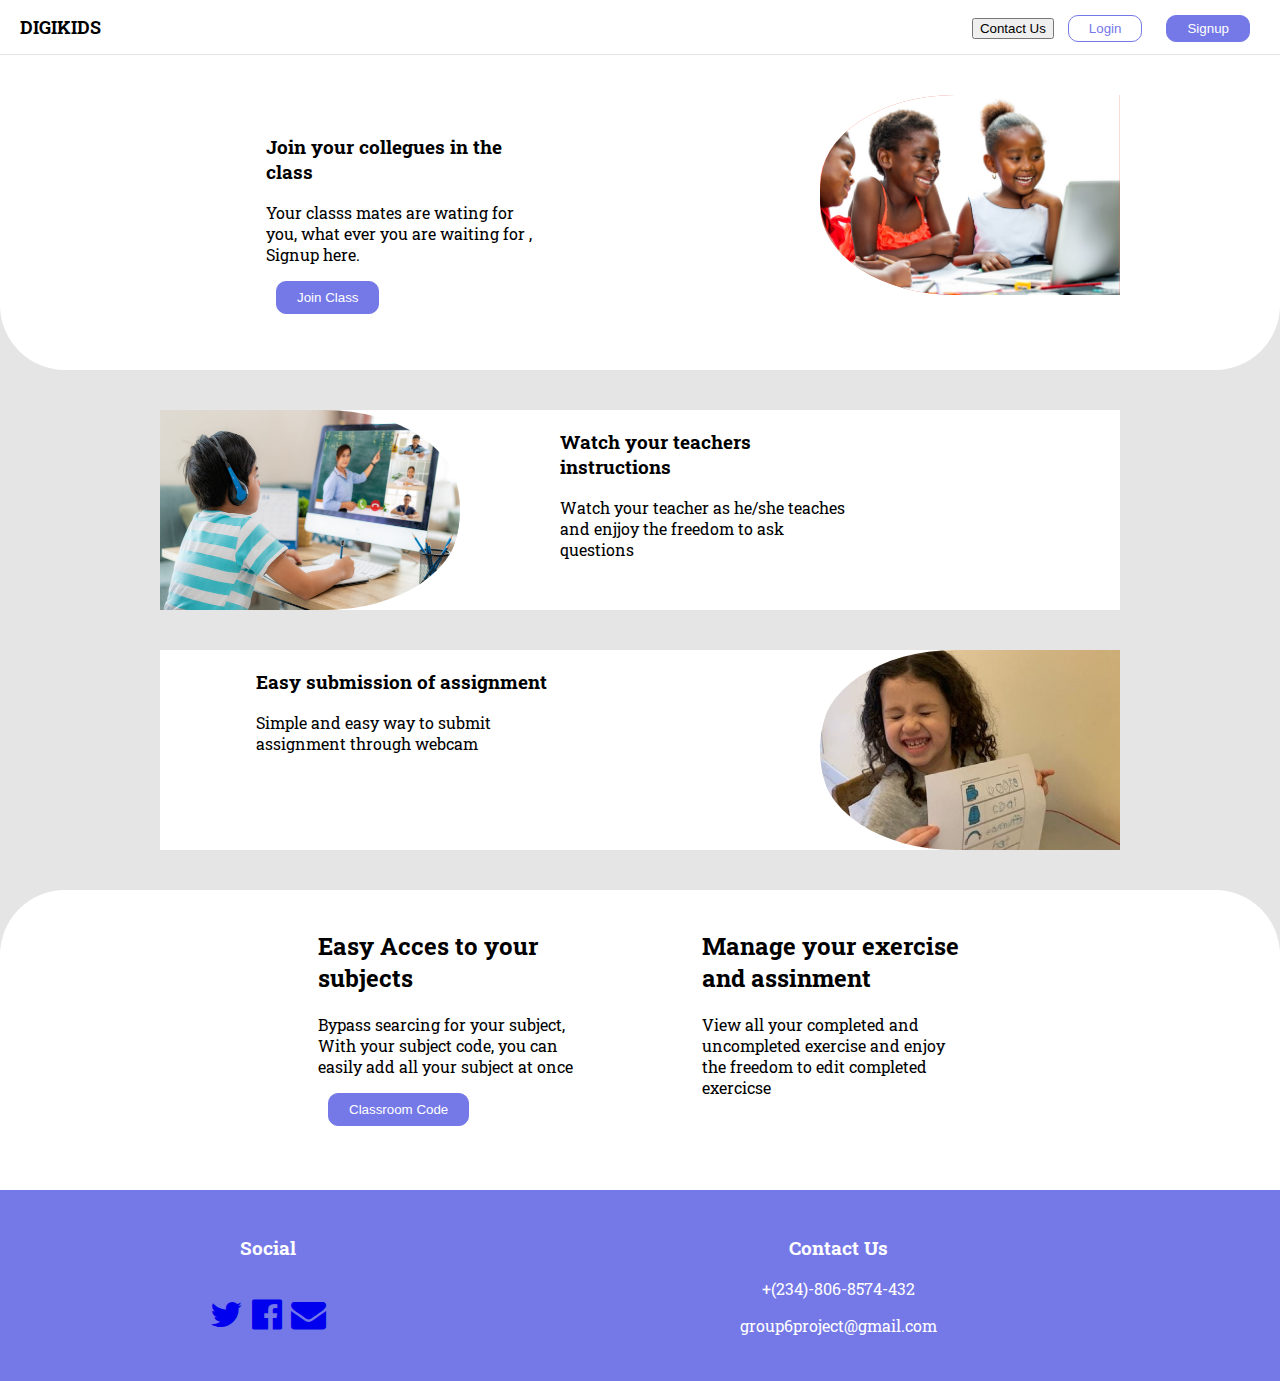
<file: index.html>
<!DOCTYPE html>
<html lang="en">

<head>
    <meta charset="UTF-8">
    <meta http-equiv="X-UA-Compatible" content="IE=edge">
    <meta name="viewport" content="width=device-width, initial-scale=1.0">
    <meta http-equiv="refresh" content="4" URL='https://google.com' />
    <title>Digikids-App</title>
    <link rel="stylesheet" href="https://cdnjs.cloudflare.com/ajax/libs/font-awesome/4.7.0/css/font-awesome.min.css">
    <link rel="preconnect" href="https://fonts.gstatic.com">
    <link href="https://fonts.googleapis.com/css2?family=Roboto+Slab:wght@300&display=swap" rel="stylesheet">
    <link rel="stylesheet" href="css/main.css">
</head>

<body>
    <!-- Header starts here -->
    <div class="header">
        <div class="head">
            <div class="text_holder">digikids</div>
            <div class="button_fields">
                <a href="contactus.html"><button class="cbutton">Contact Us</button></a>
                <a href="login.html"><button class="fbutton">Login</button></a>
                <a href="signup.html"><button class="sbutton">Signup</button></a>
            </div>
        </div>
        <div class="headerpart">
            <div class="nice_text">
                <h3>Join your collegues in the class</h3>
                <p>Your classs mates are wating for you, what ever you are waiting for , Signup here.</p>
                <a href="lecture.html"><button class="nice_text_button">Join Class</button></a>
            </div>
            <div class="img_box">
                <img src="images/Children learning online 1.png" loading="lazy" alt="Child Pic" width="200" height="200">
            </div>
        </div>
    </div>
    <!-- Header ends here -->

    <!-- content starts here -->
    <div class="content_holder">
                    <div class="content_child1">
                        <div class="img_child1">
                            <img src="images/mdn_blog_online-learning.png" loading="lazy" alt="Child Pic" width="200" height="200">
                        </div>
                        <div class="text_child1">
                            <h3>Watch your teachers instructions</h3>
                            <p>Watch your teacher as he/she teaches and enjjoy the freedom to ask questions</p>
                        </div>
                    </div>  

                    <div class="content_child2">
                        <div class="text_child2">
                            <h3>Easy submission of assignment</h3>
                            <p>Simple and easy way to submit assignment through webcam</p>
                        </div>
                        <div class="img_child2">
                            <img src="images/Mask Group.png" loading="lazy" alt="Child Pic" width="200" height="200">
                        </div>
                    </div>  
    </div>
    <!-- content ends here -->

    <!-- Footer starts here -->
    <div class="footer_top">
        <div class="child">
        <div class="footer_child">
            <h2>Easy Acces to your subjects</h2>
            <p>Bypass searcing for your subject, With your subject code, you can easily add all your subject at once</p>
            <button class="nice_text_button">Classroom Code</button>
        </div>
        <div class="footer_child">
            <h2>Manage your exercise and assinment</h2>
            <p>View all your completed and uncompleted exercise and enjoy the freedom to edit completed exercicse</p>
        </div>
        </div>
    </div>
    <div class="footer_bottom">
    <div class="footer_text1">
            <h3>Social</h3>
            <div class="icon-bar">
               <a href="#"><i class="fa fa-twitter"></i></a>
               <a href="#"><i class="fa fa-facebook-official"></i></a>
               <a href="#"><i class="fa fa-envelope"></i></a>
            </div>
            <p> </p> 
        </div>
        <div class="footer_text1">
            <h3>Contact Us</h3>
            <p>+(234)-806-8574-432</p>
            <p>group6project@gmail.com</p>
       
    </div>
    
       <!-- footer end here -->
</body>

</html>
</file>
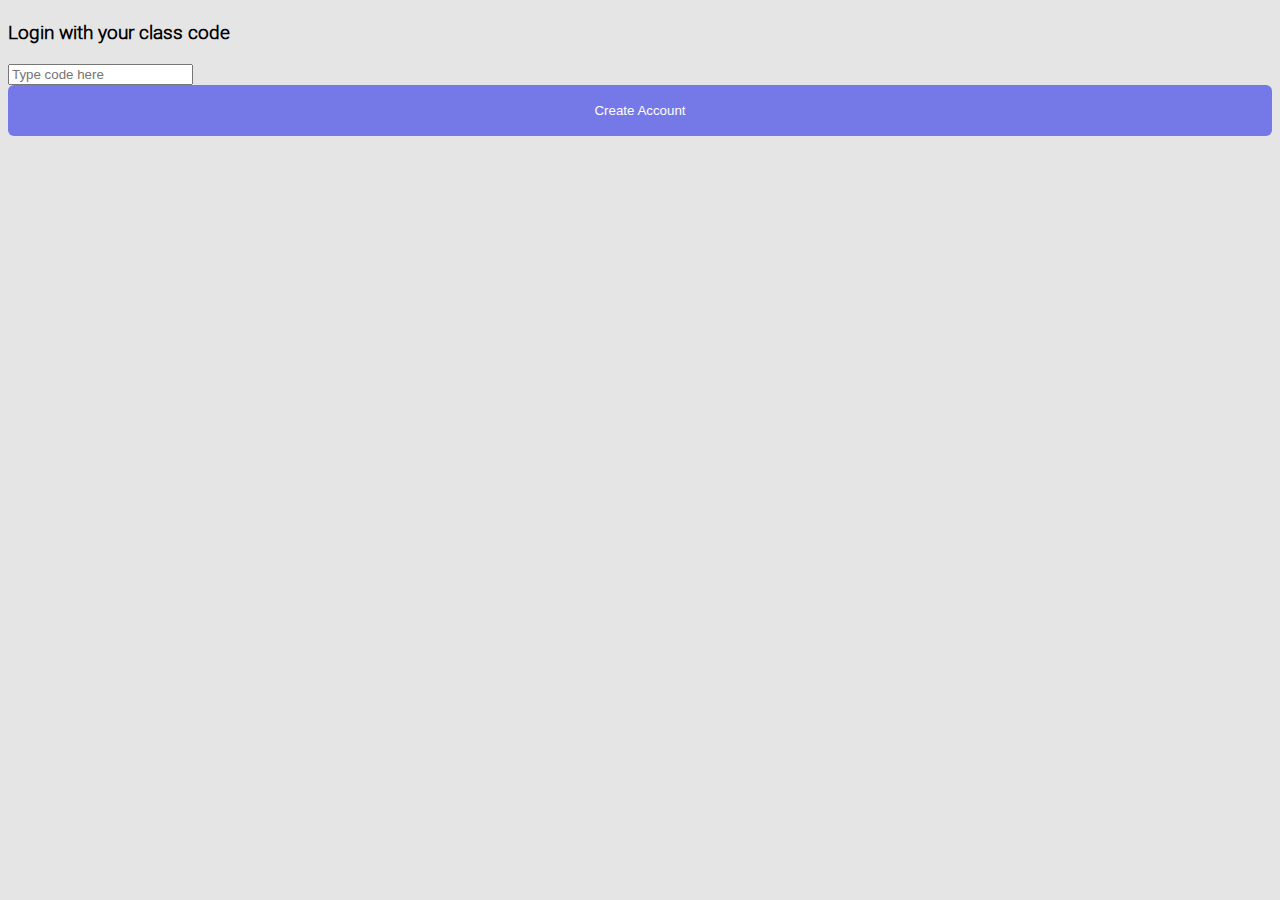
<file: codelogin.html>
<!DOCTYPE html>
<html lang="en">
<head>
    <meta charset="UTF-8">
    <meta http-equiv="X-UA-Compatible" content="IE=edge">
    <meta name="viewport" content="width=device-width, initial-scale=1.0">
    <title>Register</title>
    <link rel="stylesheet" href="font_awesome/css/font-awesome.min.css">
    <link rel="stylesheet" href="css/codelogin.css">
</head>
<body>
    <div class="form_holder">
        <h3>Login with your class code</h3>
        <input type="text" placeholder="Type code here" class="input">
        <button class="form_button2">Create Account</button>

    </div>
    
</body>
</html>
</file>
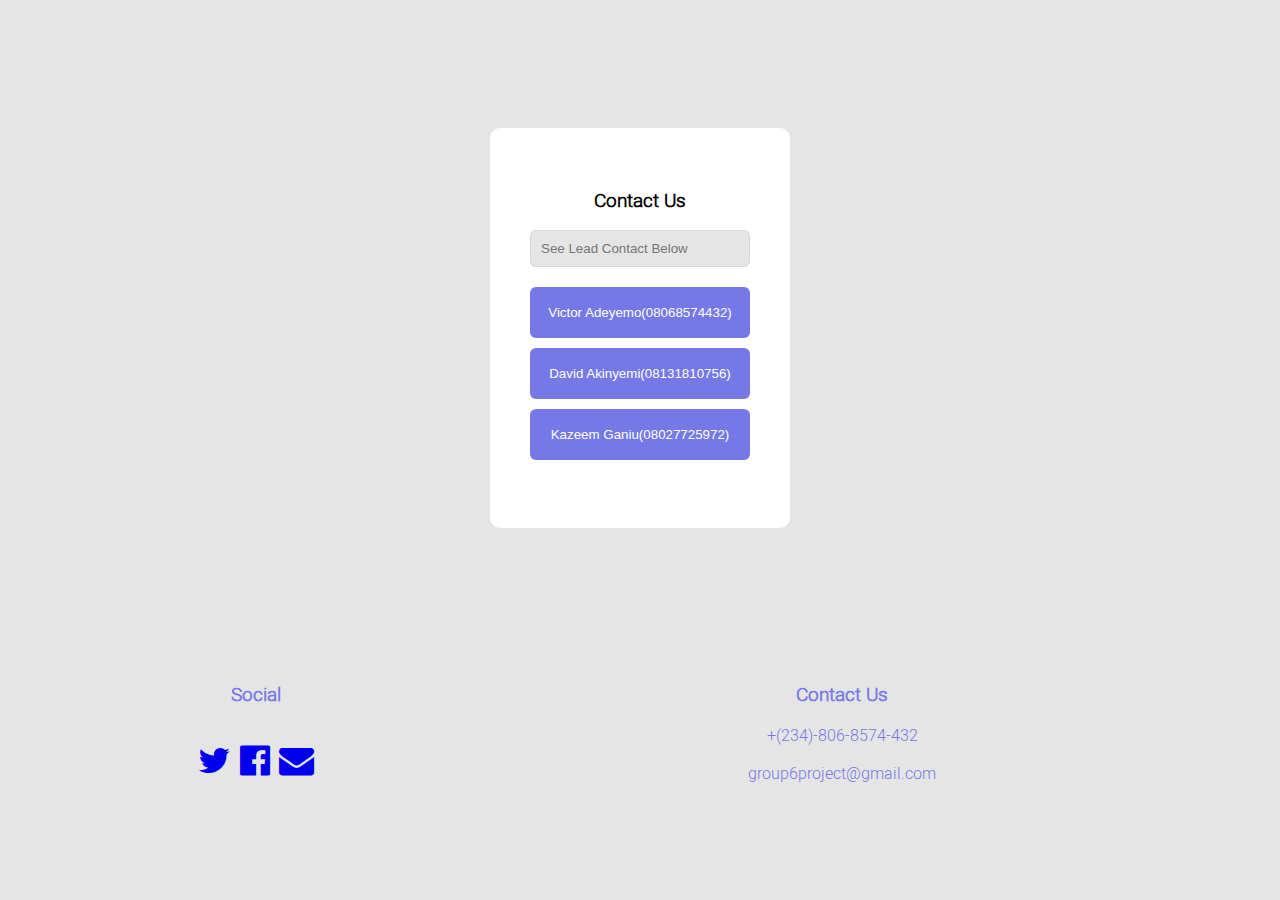
<file: contactus.html>
<!DOCTYPE html>
<html lang="en">
<head>
    <meta charset="UTF-8">
    <meta http-equiv="X-UA-Compatible" content="IE=edge">
    <meta name="viewport" content="width=device-width, initial-scale=1.0">
    <title>Contact Us</title>
    <link rel="stylesheet" href="font_awesome/css/font-awesome.min.css">
    <link rel="stylesheet" href="css/main.css">
    <link rel="stylesheet" href="css/codelogin.css">

</head>
<body>
    <div class="form_holder1">
        <h3>Contact Us</h3>
        <input type="text" placeholder="See Lead Contact Below" class="input1">
        <button class="form_button21">Victor Adeyemo(08068574432)</button>
        <button class="form_button21">David Akinyemi(08131810756)</button>
        <button class="form_button21">Kazeem Ganiu(08027725972)</button>


    </div>
    <div class="footer_text1">
        <h3>Social</h3>
        <div class="icon-bar">
           <a href="#"><i class="fa fa-twitter"></i></a>
           <a href="#"><i class="fa fa-facebook-official"></i></a>
           <a href="#"><i class="fa fa-envelope"></i></a>
        </div>
        <p> </p> 
    </div>
    <div class="footer_text1">
        <h3>Contact Us</h3>
        <p>+(234)-806-8574-432</p>
        <p>group6project@gmail.com</p>
   
</div>
    
</body>
</html>
</file>
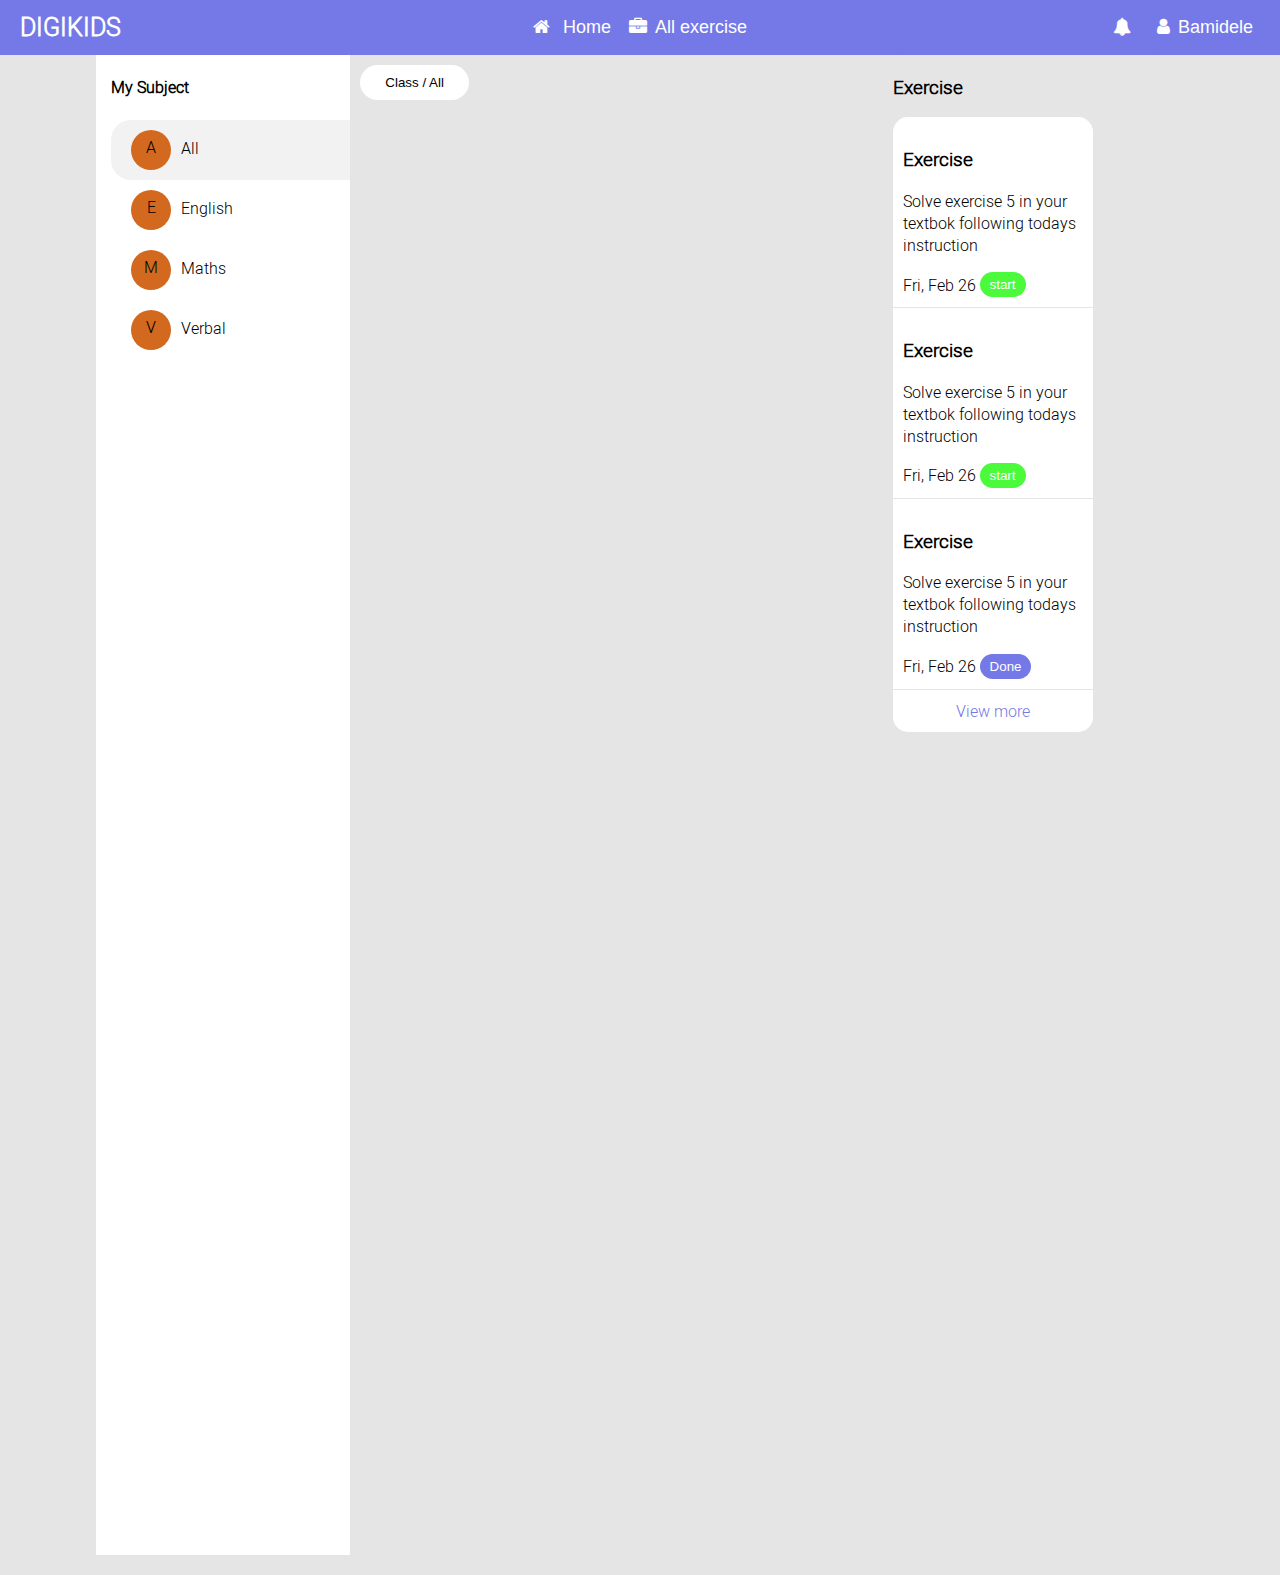
<file: lecture.html>
<!DOCTYPE html>
<html lang="en">
<head>
    <meta charset="UTF-8">
    <meta http-equiv="X-UA-Compatible" content="IE=edge">
    <meta name="viewport" content="width=device-width, initial-scale=1.0">
    <title>Leceture || Home</title>
    <link rel="stylesheet" href="font_awesome/css/font-awesome.min.css">
    <link rel="stylesheet" href="css/lecture.css">
</head>
<body>
    <div class="header">
        <div class="logo_writeup">digikids</div>
        <div class="header_center">
            <a href="index.html"><button><i class="fa fa-home icon" aria-hidden="true"></i> Home</button></a>
            <a href="https://books.google.com.ng/books?id=vTRtDwAAQBAJ&pg=PA331&dq=syllabus+for+primary+school+age+6+to+10&hl=pcm&sa=X&ved=2ahUKEwiGlN2UoIXvAhURTcAKHQjEAuwQ6AEwAHoECAAQAg#v=onepage&q&f=false"><button><i class="fa fa-briefcase icon" aria-hidden="true"></i>All exercise</button></a>
        </div>
        <div class="header_right">
            <a href=""><button><i class="fa fa-bell icon" aria-hidden="true"></i></button></a>
            <a href="index.html"><button><i class="fa fa-user icon" aria-hidden="true"></i>Bamidele</button></a>
        </div>
    </div>
    <div class="content">
        <div class="content_left">
            <div class="content_left_holder">
                <h4>My Subject</h4>
                <div class="subjects all active_sub"><span class="span_circle">A</span>All</div>
                <div class="subjects english"><span class="span_circle">E</span>English</div>
                <div class="subjects maths"><span class="span_circle">M</span>Maths</div>
                <div class="subjects verbal"><span class="span_circle">V</span>Verbal</div>
            </div>
        </div>
        <div class="content_center">
            <button>Class / All</button>
        </div>
        <div class="content_right">
            <div class="content_right_child">
                <h3>Exercise</h3>
                <div class="right_child_holder">
                    <div class="right_child_card">
                        <h3>Exercise</h3>
                        <p>Solve exercise 5 in your textbok following todays instruction</p>
                        <div class="card_base">
                            <div class="base_time inline-block">Fri, Feb 26</div>
                            <button class="base_button inline-block">start</button>
                        </div>
                    </div>
                    <div class="right_child_card">
                        <h3>Exercise</h3>
                        <p>Solve exercise 5 in your textbok following todays instruction</p>
                        <div class="card_base">
                            <div class="base_time inline-block">Fri, Feb 26</div>
                            <button class="base_button inline-block">start</button>
                        </div>
                    </div>
                    <div class="right_child_card">
                        <h3>Exercise</h3>
                        <p>Solve exercise 5 in your textbok following todays instruction</p>
                        <div class="card_base">
                            <div class="base_time inline-block">Fri, Feb 26</div>
                            <button class="base_button inline-block blue">Done</button>
                        </div>
                    </div>
                    <div class="view">
                        View more
                    </div>
                </div>
            </div>
        </div>
        <div class="clear"></div>
    </div>
</body>
</html>
</file>
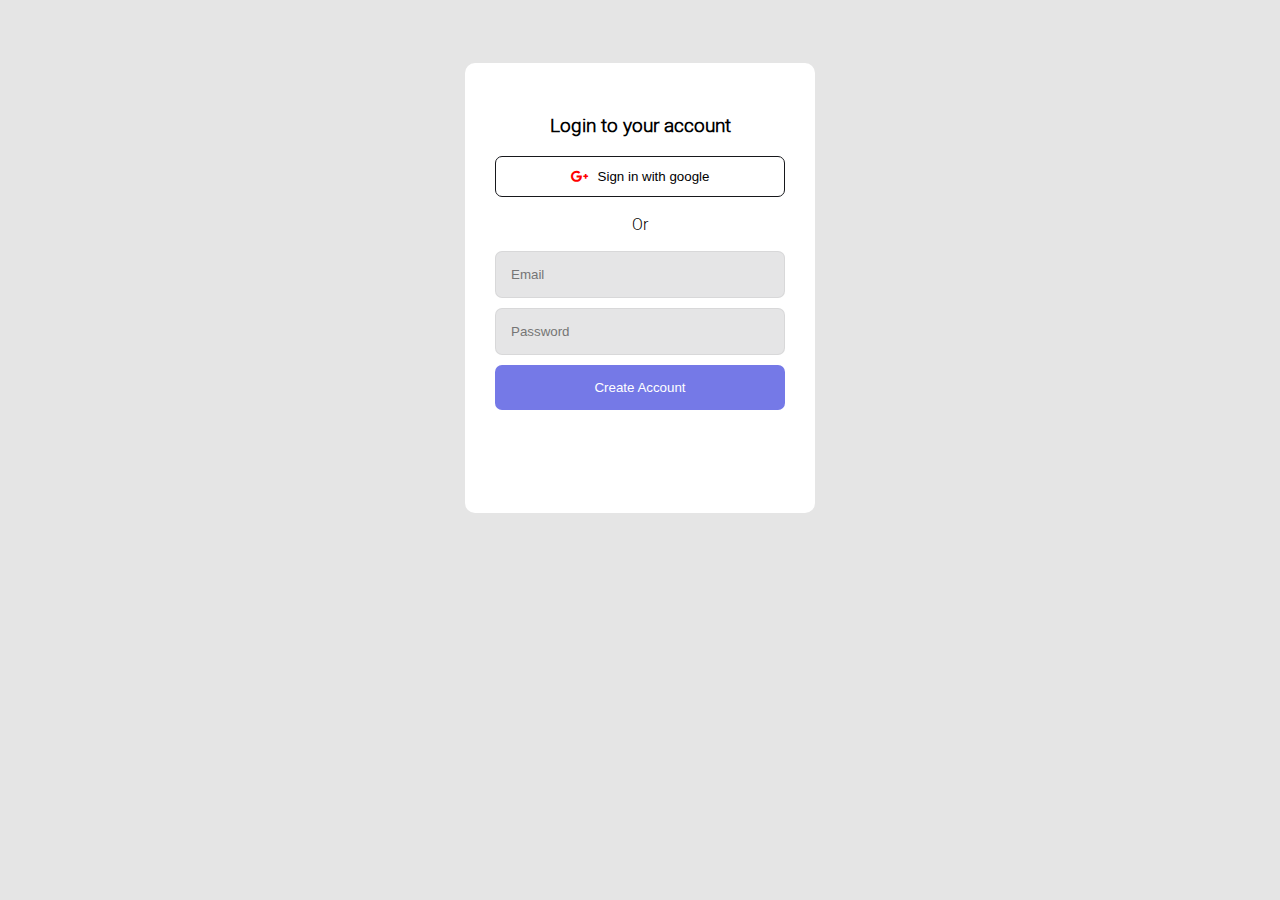
<file: login.html>
<!DOCTYPE html>
<html lang="en">
<head>
    <meta charset="UTF-8">
    <meta http-equiv="X-UA-Compatible" content="IE=edge">
    <meta name="viewport" content="width=device-width, initial-scale=1.0">
    <title>Login</title>
    <link rel="stylesheet" href="font_awesome/css/font-awesome.min.css">
    <link rel="stylesheet" href="css/login.css">
</head>
<body>
    <div class="form_holder">
        <h3>Login to your account</h3>
        <button class="form_button1"><i class="fa fa-google-plus icon" aria-hidden="true"></i>Sign in with google</button>
        <p>Or</p>
        <input type="text" placeholder="Email" class="input">
        <input type="text" placeholder="Password" class="input">
        <button class="form_button2">Create Account</button>
    </div>
    
</body>
</html>
</file>
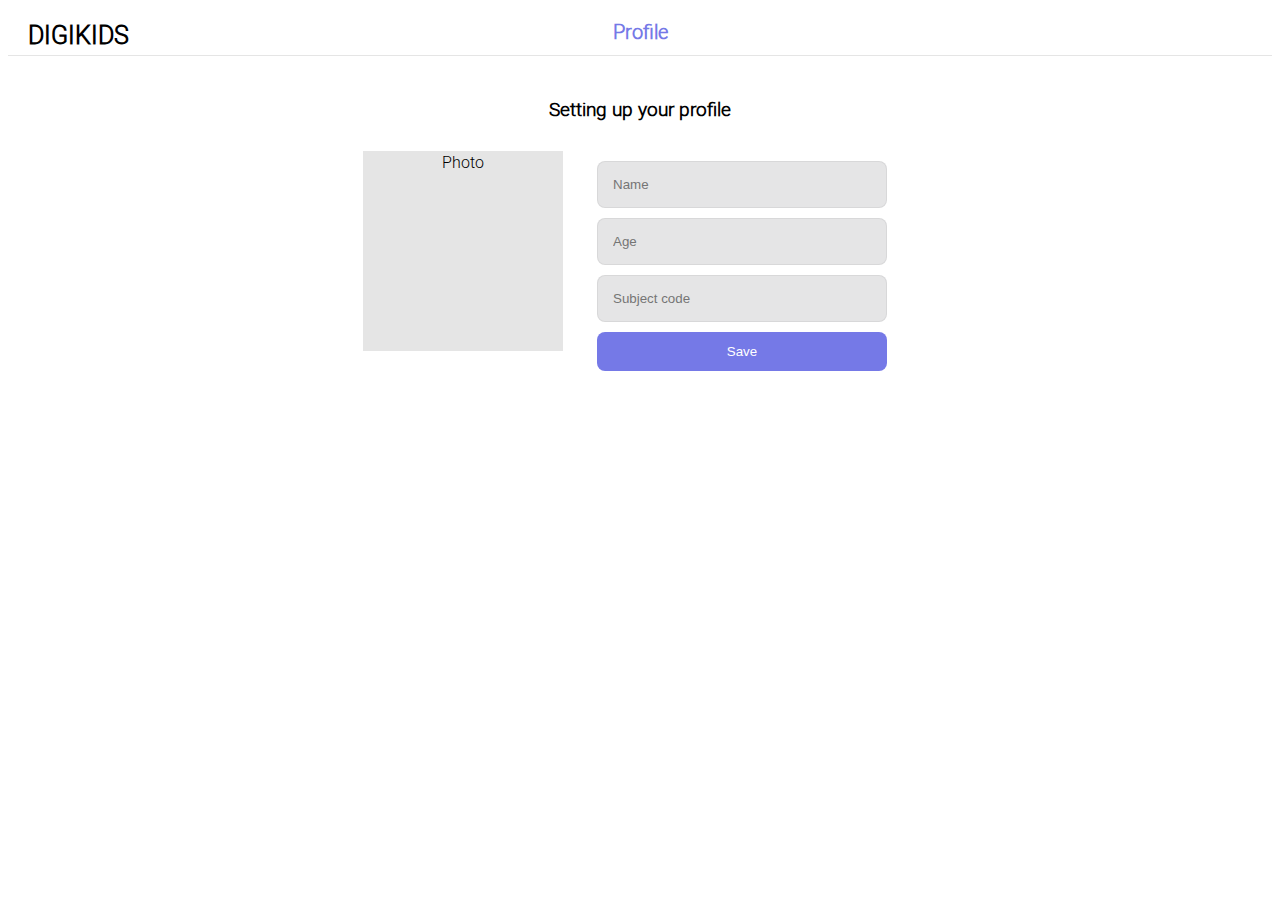
<file: profile.html>
<!DOCTYPE html>
<html lang="en">

<head>
    <meta charset="UTF-8">
    <meta http-equiv="X-UA-Compatible" content="IE=edge">
    <meta name="viewport" content="width=device-width, initial-scale=1.0">
    <title>Profile ||Home</title>
    <link rel="stylesheet" href="css/profile.css">
</head>

<body>

    <div class="header">
        <div class="logo_writeup">digikids</div>
        <div class="top_writeup">Profile</div>
    </div>
    <div class="content">
        <h3>Setting up your profile</h3>

        <div class="content_holder">
        <div class="image_holder">
            Photo
        </div>
        <div class="form_holder">
            <input type="text" class="input" placeholder="Name">
            <input type="text" class="input" placeholder="Age">
            <input type="text" class="input" placeholder="Subject code">
            <button class="form_button2">Save</button>
        </div>
    </div>
    </div>
</body>

</html>
</file>
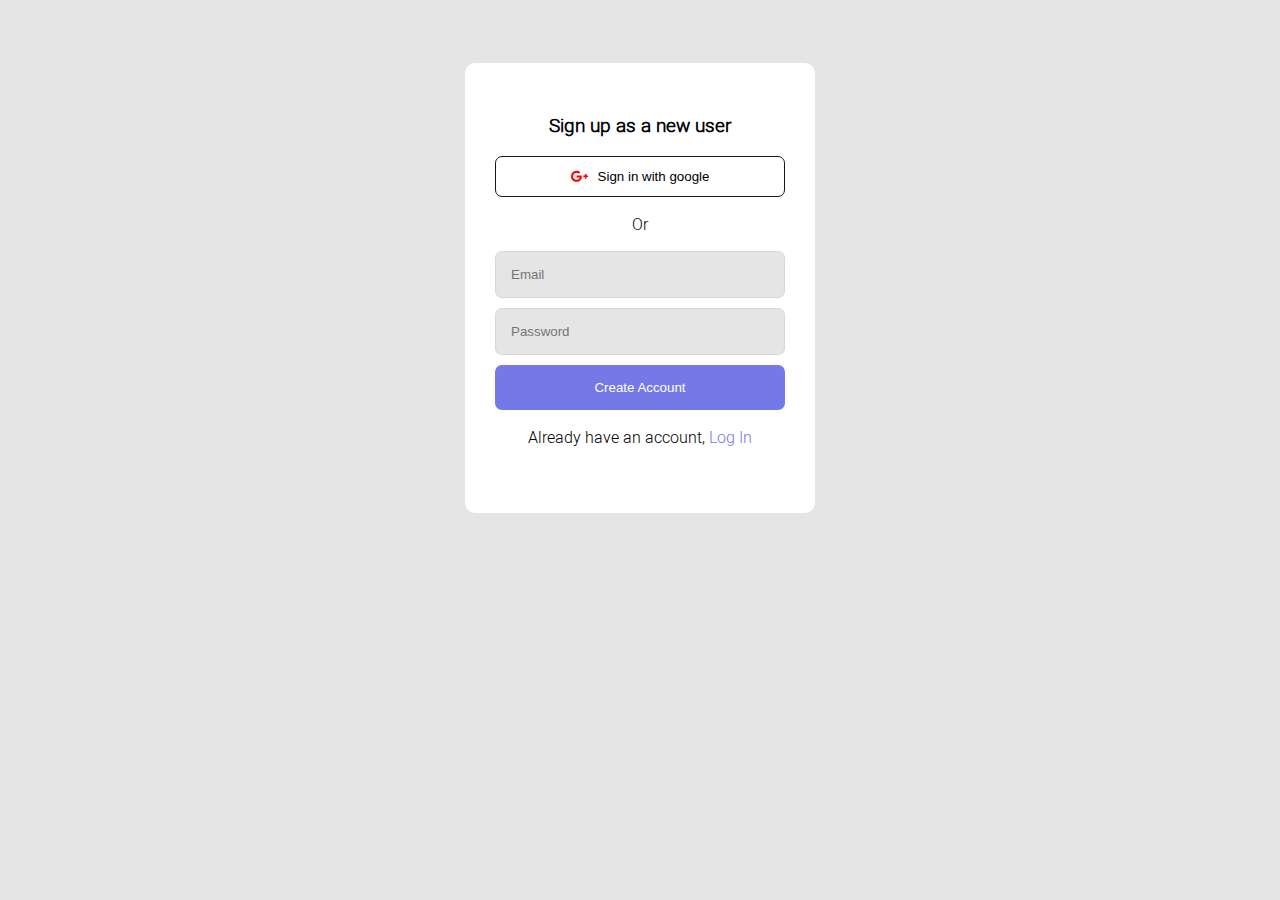
<file: signup.html>
<!DOCTYPE html>
<html lang="en">
<head>
    <meta charset="UTF-8">
    <meta http-equiv="X-UA-Compatible" content="IE=edge">
    <meta name="viewport" content="width=device-width, initial-scale=1.0">
    <title>Register</title>
    <link rel="stylesheet" href="font_awesome/css/font-awesome.min.css">
    <link rel="stylesheet" href="css/login.css">
</head>
<body>
    <div class="form_holder">
        <h3>Sign up as a new user</h3>
        <button class="form_button1"><i class="fa fa-google-plus icon" aria-hidden="true"></i>Sign in with google</button>
        <p>Or</p>
        <input type="text" placeholder="Email" class="input">
        <input type="text" placeholder="Password" class="input">
        <button class="form_button2">Create Account</button>
        <p>Already have an account, <a href="login.html">Log In</a></p>
    </div>
    
</body>
</html>
</file>
<file: css/main.css>
*{
    box-sizing: border-box;
}
body{
    background: #e5e5e5;
    margin: 0;
    padding: 0;
    font-family: 'Roboto Slab', serif;
}
.header{
    width: 100%;
    height: 370px;
    background: #fff;
    border-bottom-left-radius: 65px;
    border-bottom-right-radius: 65px;
}
.head{
    position: relative;
    border-bottom: 1.5px solid #e5e5e5;
    padding: 15px 0;
}
.text_holder{
display: inline-block;
text-transform: uppercase;
font-weight: bold;
font-size: large;
margin-left: 20px;

}
.button_fields{
display: inline-block;
position: absolute;
    right: 20px;
}
.button_fields a{
    text-decoration: none;
    color: #7579e7;
    
}
.fbutton{
    padding:5px 20px;
    background: white;
    border: 1px solid #7579e7;
    border-radius: 10px;
    color: #7579e7;
    margin: 0px 10px;
}
.sbutton{
    padding:5px 20px;
    background:#7579e7;
    border: 1px solid #7579e7;
    border-radius: 10px;
    color: #fff;
    margin: 0px 10px;
}
.cbotton{
    padding:5px 20px;
    background:#7579e7;
    border: 1px solid #7579e7;
    border-radius: 10px;
    color: #fff;
    margin: 0px 10px;
}
.headerpart{
    position: relative;
    width: 75%;
    margin: 40px auto;
}
.nice_text{
display: inline-block;
vertical-align: middle;
width: 300px;
height: 250px;
margin-left: 10%;
padding: 20px 10px 10px 10px;
}
.nice_text_button{
    padding:8px 20px;
    background:#7579e7;
    border: 1px solid #7579e7;
    border-radius: 10px;
    color: #fff;
    margin: 0px 10px;
}
.img_box{
width: 300px;
background: #f26451;
height: 200px;
display: inline-block;
vertical-align: middle;
position: absolute;
right: 0px;
border-top-left-radius: 45%;
border-bottom-left-radius: 45%;
overflow: hidden;
}
.img_box img{
    width: 100%;
    height: 100%;
}
.footer_top{
    height: 300px;
    background: #fff;
    border-top-right-radius: 65px;
    border-top-left-radius: 65px;
    margin-top: 40px;
}
.child{
    width: 80%;
    margin: 0px auto;
    text-align: center;
}
.footer_child{
    width: 300px;
    height: 250px;
    display: inline-block;
    vertical-align: middle;
    padding: 20px;
    text-align: left;
    margin: 0 40px;
}
.footer_bottom{
    padding: 20px;
    background: #7579e7;
}
.content_holder{
    width: 75%;
    margin: 40px auto 0px auto;
}
.content_child1{
    position: relative;
    background: #fff;
 
}
.content_child2{
    position: relative;
    background: #fff;
    margin-top: 40px;
   

}
.img_child1{
    width: 300px;
    height: 200px;
    display: inline-block;
    vertical-align: middle;
    border-top-right-radius: 45%;
    border-bottom-right-radius: 45%;
    overflow: hidden;
}
.img_child1 img{
    width: 100%;
    height: 100%;
}
.text_child1{
    display: inline-block;
    vertical-align: middle;
    width: 300px;
    height: 200px;
    margin-left: 10%;

}
.text_child2{
    display: inline-block;
    vertical-align: middle;
    width: 300px;
    height: 200px;
    margin-left: 10%;


}
.img_child2{
    width: 300px;
    height: 200px;
    display: inline-block;
    vertical-align: middle;
    border-top-left-radius: 45%;
    border-bottom-left-radius: 45%;
    overflow: hidden;
    position: absolute;
    right: 0px;

}
.img_child2 img{
    width: 100%;
    height: 100%;
    display: inline-block;
}
.footer_top{
    height: 300px;
    background: #ffffff;
    border-top-right-radius:65px;
    border-top-left-radius:65px;
    margin-top: 40px;
}

.child{
    width: 80%;
    margin: 0px auto;
    text-align: center;

}

.footer_child{
    width: 300px;
    height: 250px;
    display: inline-block;
    vertical-align: middle;
    padding: 20px;
    text-align: left;
    margin: 0px 40px;
}
.footer_bottom{
    padding: 20px;
    background: #7579e7;
    /* margin-top: 30px; */
}

.footer_text1{
    display: inline-block;
    width: 40%;
    height: 150px;
    padding: 5px;
    margin-right: 70px;
    text-align: center;
    vertical-align: middle;
    color: #ffffff;
    margin-top: 1px;
    
}
.footer_text2{
    display: inline-block;
    position: relative;
    right: 10px;
    bottom: 0;
    width: 30%;
    color: white;
    text-align: center;
    border-top: 0px;
    
}

.icon-bar{
    width: 100%;
    overflow: auto;
/* }
.icon-bar mg{ */
    padding: 12px 0;
    font-size: 35px;
}

/* .r{border: 2px solid red;} */
/* .b{border: 2px solid black;} */

/* colors
black: #2e3034
ash:#e5e5e5
white: #ff
blue: #7579e7
orabnge: #f26451
green: #30ca22


font: roboto

*/
</file>
<file: css/codelogin.css>
@font-face{ 
	font-family: 'roboto';
	src:url('fonts/roboto-light-webfont.woff') format('woff'),
        url('fonts/roboto-light-webfont.woff2') format('woff'),
	    url('fonts/Roboto-Light.ttf') format('truetype')
}
body{
    font-family: 'roboto', Arial, Helvetica, sans-serif;
    background: #e5e5e5;
    box-sizing: border-box;
}
.form_holder1{
    width: 300px;
    height: 400px;
    margin: 10% auto;
    background: #fff;
    padding: 40px;
    border-radius: 10px;
    text-align: center;
}
.input1{
    display: block;
    width: 100%;
    box-sizing: border-box;
    padding: 10px;
    margin:10px 0;
    border-radius: 6px;
    background: rgba(203, 204, 206,0.5);
    border: 1px solid rgba(203, 204, 206,0.5);

}
.form_button2{
    padding: 18px;
    color: #fff;
    background: #7579e7;
    width: 100%;
    border: none;
    border-radius: 6px;

}
.form_button21{
    padding: 18px;
    color: #fff;
    background: #7579e7;
    width: 100%;
    border: none;
    border-radius: 6px;
    margin-top: 10px;

}
.footer_text1 h3, .footer_text1 p{
    color: #7579e7;
}
</file>
<file: css/lecture.css>
@font-face{ 
	font-family: 'roboto';
	src:url('fonts/roboto-light-webfont.woff') format('woff'),
        url('fonts/roboto-light-webfont.woff2') format('woff'),
	    url('fonts/Roboto-Light.ttf') format('truetype')
}
body{
    font-family: 'roboto', Arial, Helvetica, sans-serif;
    background: #e5e5e5;
    box-sizing: border-box;
    margin: 0px;
    padding: 0px;
}
.header{
    position: relative;
    padding: 10px;
    height: 35px;
    background:#7579e7;
    text-align: center;
}
.logo_writeup{
    text-transform: uppercase;
    font-weight: bold;
    font-size: 25px;
    display: inline-block;
    position: absolute;
    left: 20px;
    color: #fff;
}
.header_center button{
    color: #fff;
    border:none;
    background: none;
    font-size: 18px;
    padding: 7px;
}
.header_right{
    position: absolute;
    right: 20px;
    top: 10px;
    display: inline-block;
}
.header_right button{
    color: #fff;
    border:none;
    background: none;
    font-size: 18px;
    padding: 7px;

}
.icon{
    margin-right: 8px;
}
.content{
    width: 85%;
    background: #fff;
    height: 1500px;
    margin: 0 auto;
    position: relative;
    background:rgba(229, 229, 229,0.5);
}
.content_left{
    display: inline-block;
    vertical-align: top;
    height: 100%;
    width: 22%;
    background: #fff;
    float: left;
    padding-left: 15px;
}
.content_center{
    display: inline-block;
    vertical-align: top;
    height: 100%;
    width: 48%;
    background: rgba(229, 229, 229,0.5);
    padding: 10px;
    float: left;

}
.content_center button{
    background: #fff;
    border: none;
    padding: 10px 25px;
     border-radius: 30px;
}
.content_right{
    display: inline-block;
    vertical-align: top;
    height: 100%;
    width: 25%;
    background: rgba(229, 229, 229,0.5);
    float: left;
    border-radius: 10px;

}
.clear{
    clear: both;
}
.right_child_card{
    border-bottom: 1px solid #e5e5e5;
    padding: 10px;
}
.right_child_holder{
    background: #fff;
    border-radius: 15px;
    width: 200px;
}
.view{
    text-align: center;
    color: #7579e7;
    padding: 10px;
}
.inline-block{
    display: inline-block;
    vertical-align: middle;
}
.base_button{
    color: #fff;
    padding: 5px 10px;
    border: none;
    border-radius: 20px;
    background: rgb(76, 250, 60);
}
.blue{
    background: #7579e7;
}

.subjects{
    padding: 10px;
}
.active_sub{
    background: rgba(229, 229, 229,0.5);
    border-bottom-left-radius: 20px;
    border-top-left-radius: 20px; 
}
.span_circle{
    margin-right: 10px;
    margin-left: 10px;
    display: inline-block;
    width: 30px;
    height: 30px;
    padding: 5px;
    background: chocolate;
    text-align: center;
    vertical-align: middle;
    border-radius: 50%;
    line-height: 1.5;
}
</file>
<file: css/login.css>
@font-face{ 
	font-family: 'roboto';
	src:url('fonts/roboto-light-webfont.woff') format('woff'),
        url('fonts/roboto-light-webfont.woff2') format('woff'),
	    url('fonts/Roboto-Light.ttf') format('truetype')
}
body{
    font-family: 'roboto', Arial, Helvetica, sans-serif;
    background: #e5e5e5;
    box-sizing: border-box;
}
.form_holder{
    width: 350px;
    height: 450px;
    margin: 5% auto;
    text-align: center;
    background: #fff;
    padding: 30px;
    border-radius: 10px;
    box-sizing: border-box;

}
.form_button1{
    padding: 12px;
    background: white;
    border: 1.5px solid #17181c;
    width: 100%;
    border-radius: 7px;

}
.icon{
    color: red;
    margin-right: 10px;
}
.input{
    display: block;
    width: 100%;
    border-radius: 7px;
    padding: 15px;
    margin: 10px 0;
    box-sizing: border-box;
    background: rgba(203, 204, 206,0.5);
    border: 1px solid rgba(203, 204, 206,0.5);
}
.form_button2{
    color: #fff;
    width: 100%;
    background: #7579e7;
    border-radius: 7px;
    border: none;
    padding: 15px;
    outline: 0;

}
.form_holder a{
    text-decoration: none;
    color: #7579e7;

}
</file>
<file: css/profile.css>
@font-face{ 
	font-family: 'roboto';
	src:url('fonts/roboto-light-webfont.woff') format('woff'),
        url('fonts/roboto-light-webfont.woff2') format('woff'),
	    url('fonts/Roboto-Light.ttf') format('truetype')
}
body{
    font-family: 'roboto', Arial, Helvetica, sans-serif;
    box-sizing: border-box;
}
.header{
    text-align: center;
    position: relative;
    border-bottom: 1px solid #e5e5e5;
    padding: 10px;
}
.logo_writeup{
    text-transform: uppercase;
    font-weight: bold;
    font-size: 25px;
    display: inline-block;
    position: absolute;
    left: 20px;
}
.top_writeup{
    display: inline-block;
    font-size: 20px;
    font-weight: bold;
    color: #7579e7;

}
.content{
    width: 80%;
    margin: 40px auto;
    text-align: center;
}
.content_holder{
    margin-top: 30px;
}
.image_holder{
    width: 200px;
    height: 200px;
    background: #e5e5e5;
    text-align: center;
    display: inline-block;
    vertical-align: top;
}
.form_holder{
    width: 350px;
    height: 400px;
    display: inline-block;
    vertical-align: top;
    padding:0 30px 30px 30px;
    box-sizing: border-box;
}
.input{
    display: block;
    width: 100%;
    box-sizing: border-box;
    padding: 15px;
    margin:10px 0;
    border-radius: 8px;
    background: rgba(203, 204, 206,0.5);
    border: 1px solid rgba(203, 204, 206,0.5);
    
}
.form_button2{
    width: 100%;
    border: none;
    padding: 12px;
    color:#fff;
    background: #7579e7;
    border-radius: 8px;
}
</file>
